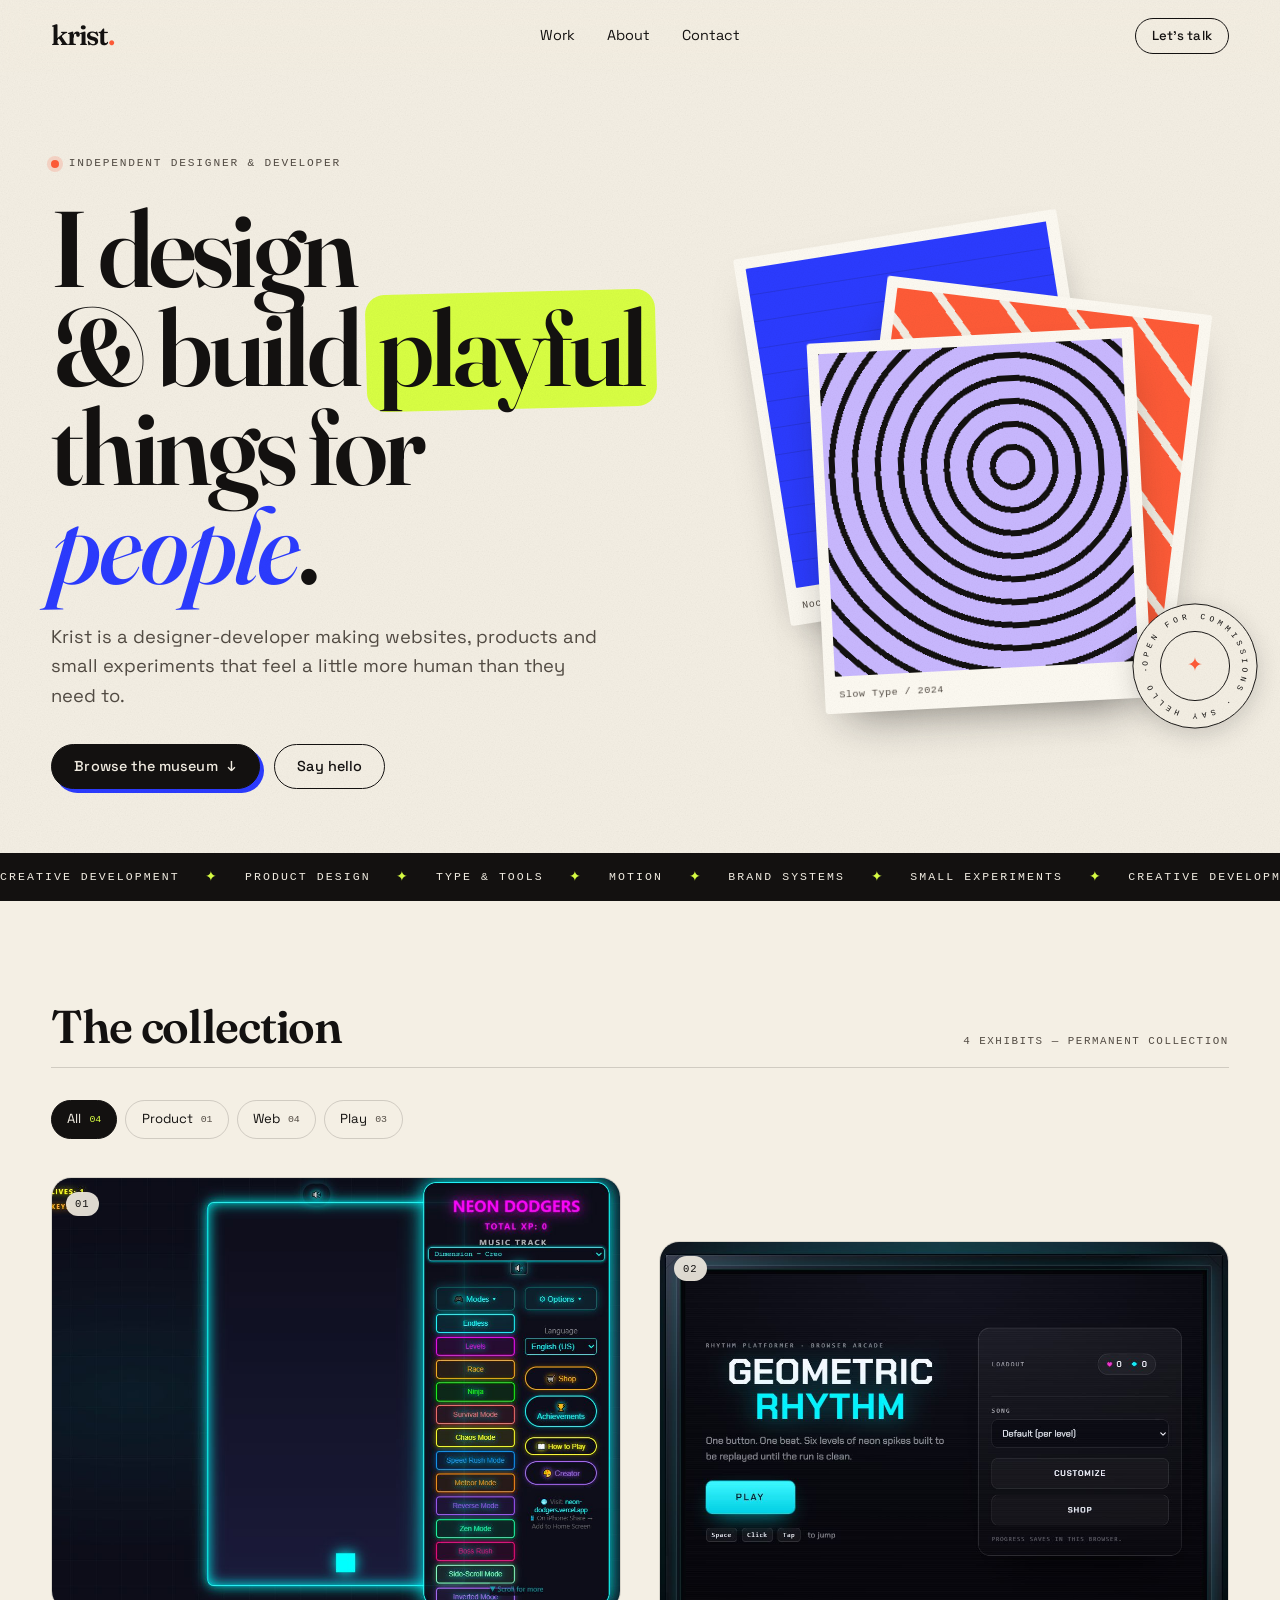
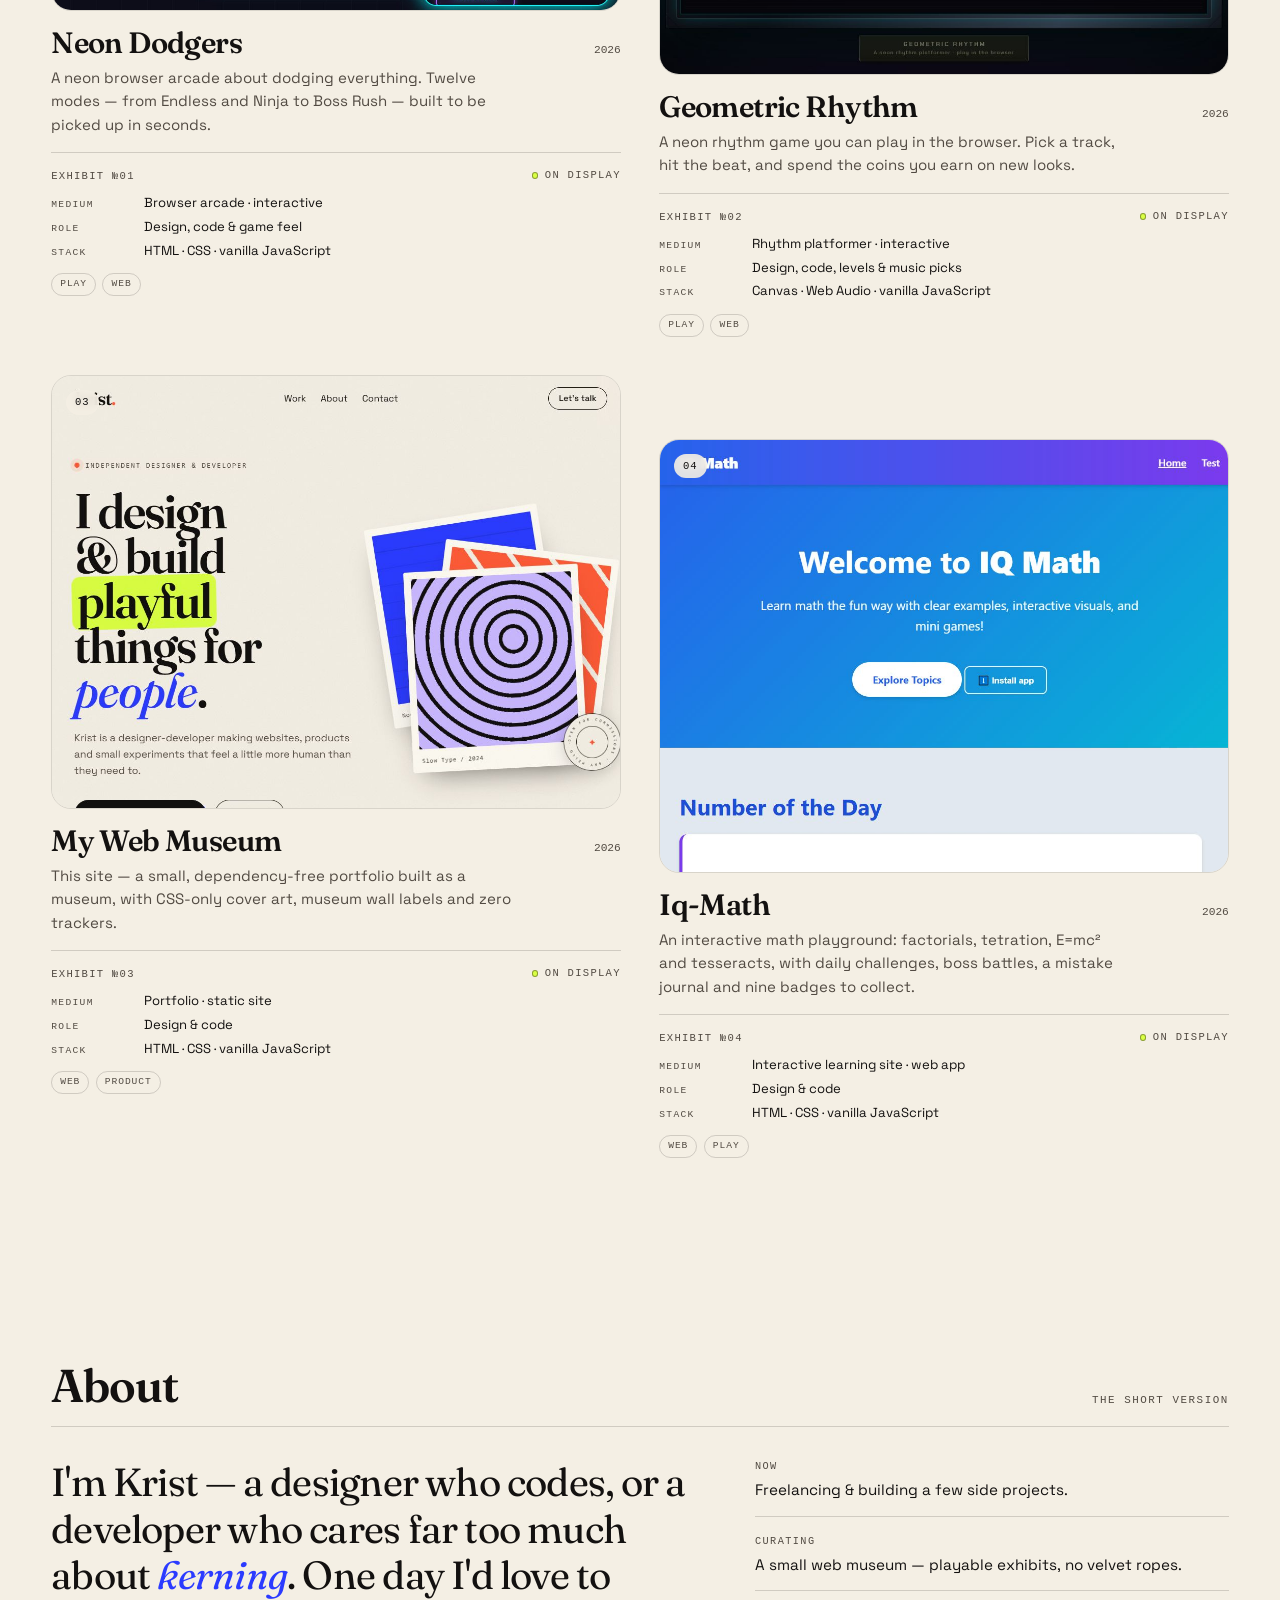
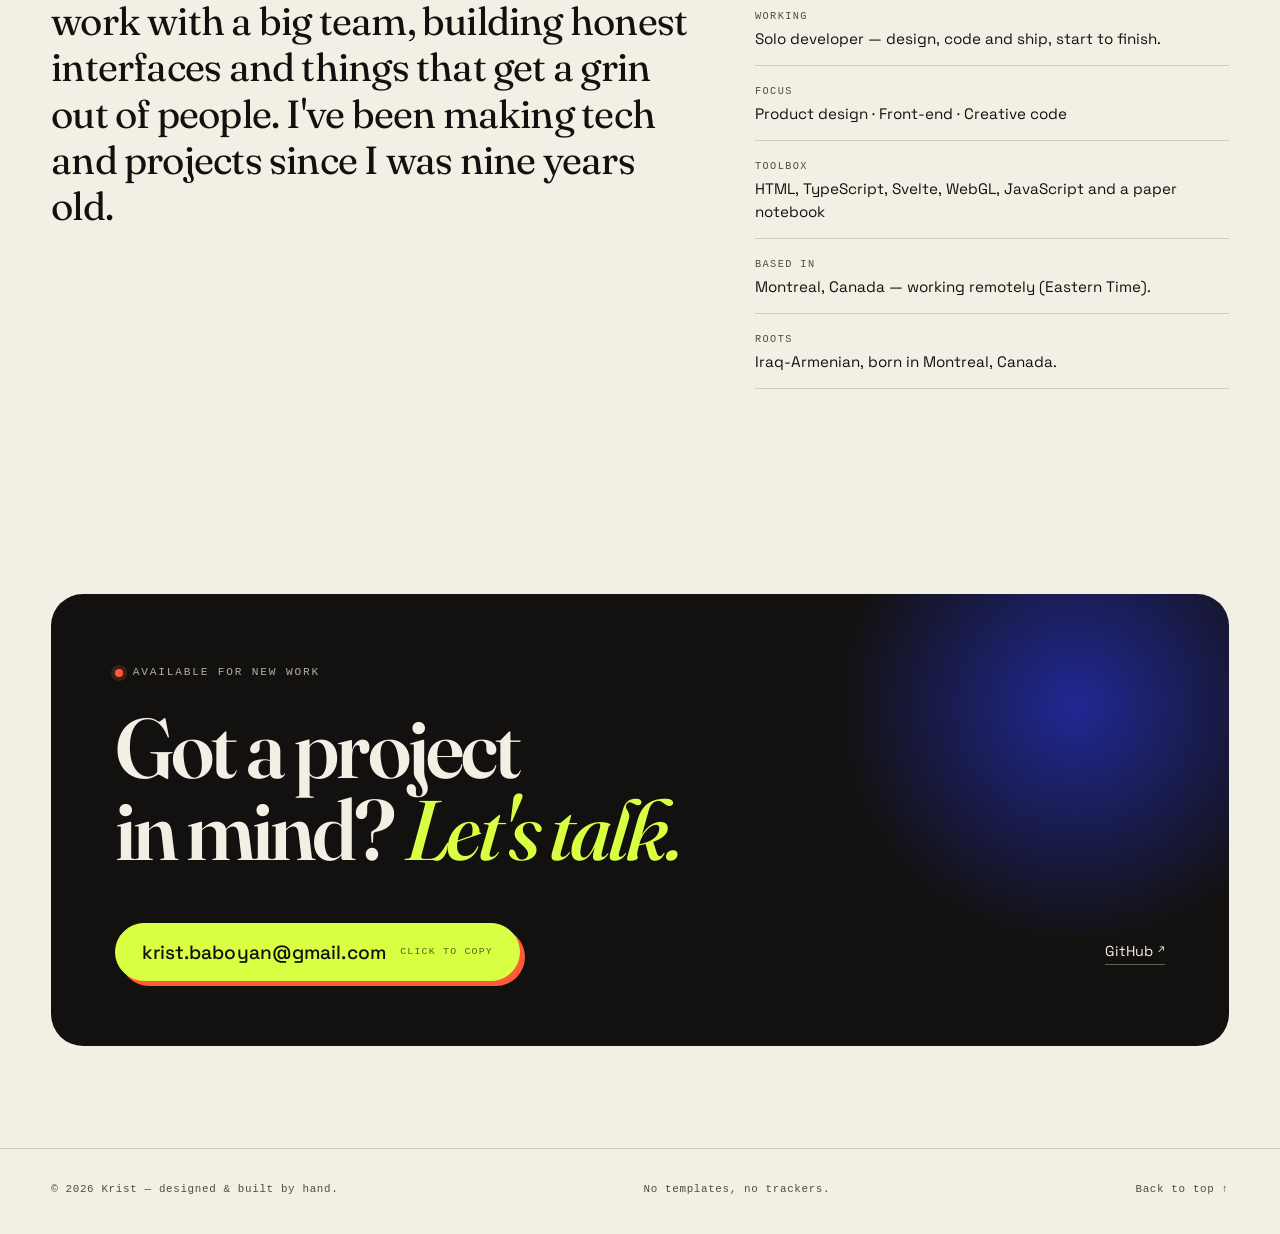
<file: index.html>
<!doctype html>
<html lang="en">
<head>
  <meta charset="utf-8">
  <meta name="viewport" content="width=device-width, initial-scale=1">
  <title>Krist — Designer &amp; Developer</title>
  <meta name="description" content="Krist is a designer and developer building playful websites, products and small experiments for the curious web.">
  <meta name="theme-color" content="#F4EFE4">

  <meta property="og:type" content="website">
  <meta property="og:title" content="Krist — Designer &amp; Developer">
  <meta property="og:description" content="Playful websites, products and small experiments for the curious web.">
  <meta property="og:url" content="https://krist-web-museum.vercel.app/">
  <meta property="og:image" content="https://krist-web-museum.vercel.app/images/museum.jpg">
  <meta property="og:image:width" content="1280">
  <meta property="og:image:height" content="720">
  <meta name="twitter:card" content="summary_large_image">
  <meta name="twitter:image" content="https://krist-web-museum.vercel.app/images/museum.jpg">

  <script>document.documentElement.classList.add("js");</script>

  <link rel="icon" href="favicon.svg" type="image/svg+xml">
  <link rel="manifest" href="manifest.webmanifest">
  <link rel="apple-touch-icon" href="icon-192.png">
  <meta name="apple-mobile-web-app-capable" content="yes">
  <meta name="apple-mobile-web-app-status-bar-style" content="default">
  <link rel="preconnect" href="https://fonts.googleapis.com">
  <link rel="preconnect" href="https://fonts.gstatic.com" crossorigin>
  <link href="https://fonts.googleapis.com/css2?family=Fraunces:ital,opsz,wght@0,9..144,300..900;1,9..144,300..900&family=Space+Grotesk:wght@300..700&display=swap" rel="stylesheet">
  <link rel="stylesheet" href="styles.css">
</head>
<body id="top">

  <div class="grain" aria-hidden="true"></div>
  <div class="progress" aria-hidden="true"><span id="progressBar"></span></div>

  <a class="skip-link" href="#work">Skip to work</a>

  <header class="site-header" id="siteHeader">
    <a class="brand" href="#top" aria-label="Krist, back to top">krist<span>.</span></a>
    <nav class="site-nav" aria-label="Primary">
      <a href="#work">Work</a>
      <a href="#about">About</a>
      <a href="#contact">Contact</a>
    </nav>
    <a class="btn btn--sm header-cta" href="#contact">Let's talk</a>
  </header>

  <main>

    <!-- ============ HERO ============ -->
    <section class="hero" aria-labelledby="heroTitle">
      <div class="hero__copy">
        <p class="eyebrow"><span class="dot" aria-hidden="true"></span>Independent designer &amp; developer</p>

        <h1 class="hero__title" id="heroTitle">
          I design<br>
          &amp; build <span class="mark">playful</span><br>
          things for <em>people</em>.
        </h1>

        <p class="lede">
          Krist is a designer-developer making websites, products and small
          experiments that feel a little more human than they need to.
        </p>

        <div class="hero__actions">
          <a class="btn btn--primary magnet" href="#work">
            Browse the museum <span class="btn__arrow" aria-hidden="true">↓</span>
          </a>
          <a class="btn btn--ghost magnet" href="#contact">Say hello</a>
        </div>
      </div>

      <div class="hero__art" aria-hidden="true">
        <div class="stack">
          <figure class="polaroid p1">
            <div class="polaroid__img"><div class="art art--1" style="--a:#2B3BFF;--b:#D9FF43"></div></div>
            <figcaption>Nocturne / 2026</figcaption>
          </figure>
          <figure class="polaroid p2">
            <div class="polaroid__img"><div class="art art--2" style="--a:#FF5B37;--b:#F4EFE4"></div></div>
            <figcaption>Paper Trail / 2025</figcaption>
          </figure>
          <figure class="polaroid p3">
            <div class="polaroid__img"><div class="art art--4" style="--a:#C9B8FF;--b:#131110"></div></div>
            <figcaption>Slow Type / 2024</figcaption>
          </figure>
        </div>

        <div class="badge">
          <svg viewBox="0 0 200 200" role="presentation">
            <defs>
              <path id="badgePath" d="M100,100 m-74,0 a74,74 0 1,1 148,0 a74,74 0 1,1 -148,0"></path>
            </defs>
            <circle cx="100" cy="100" r="97" fill="#f4efe4" stroke="#131110" stroke-width="1.5"></circle>
            <text>
              <textPath href="#badgePath" startOffset="0" textLength="464" lengthAdjust="spacing">Open for commissions · Say hello ·</textPath>
            </text>
            <circle cx="100" cy="100" r="54" fill="none" stroke="currentColor" stroke-width="1.5"></circle>
            <text class="badge__star" x="100" y="100" text-anchor="middle" dominant-baseline="central">✦</text>
          </svg>
        </div>
      </div>
    </section>

    <!-- ============ MARQUEE ============ -->
    <div class="marquee" aria-hidden="true">
      <div class="marquee__track">
        <div class="marquee__group">
          <span>Creative development</span><i>✦</i>
          <span>Product design</span><i>✦</i>
          <span>Type &amp; tools</span><i>✦</i>
          <span>Motion</span><i>✦</i>
          <span>Brand systems</span><i>✦</i>
          <span>Small experiments</span><i>✦</i>
        </div>
        <div class="marquee__group">
          <span>Creative development</span><i>✦</i>
          <span>Product design</span><i>✦</i>
          <span>Type &amp; tools</span><i>✦</i>
          <span>Motion</span><i>✦</i>
          <span>Brand systems</span><i>✦</i>
          <span>Small experiments</span><i>✦</i>
        </div>
      </div>
    </div>

    <!-- ============ WORK ============ -->
    <section class="section work" id="work" aria-labelledby="workTitle">
      <div class="section-head" data-reveal>
        <h2 class="section-title" id="workTitle">The collection</h2>
        <p class="section-note" id="workNote">Exhibits — permanent collection</p>
      </div>

      <div class="filters" role="group" aria-label="Filter projects by type" data-reveal>
        <button class="chip is-active" type="button" data-filter="all" aria-pressed="true">
          All <span data-count="all">06</span>
        </button>
        <button class="chip" type="button" data-filter="product" aria-pressed="false">
          Product <span data-count="product">00</span>
        </button>
        <button class="chip" type="button" data-filter="web" aria-pressed="false">
          Web <span data-count="web">00</span>
        </button>
        <button class="chip" type="button" data-filter="type" aria-pressed="false">
          Type <span data-count="type">00</span>
        </button>
        <button class="chip" type="button" data-filter="play" aria-pressed="false">
          Play <span data-count="play">00</span>
        </button>
      </div>

      <div class="grid" id="projectGrid"></div>
      <p class="grid-empty" id="gridEmpty" hidden>Nothing here yet — try another filter.</p>
    </section>

    <!-- ============ ABOUT ============ -->
    <section class="section about" id="about" aria-labelledby="aboutTitle">
      <div class="section-head" data-reveal>
        <h2 class="section-title" id="aboutTitle">About</h2>
        <p class="section-note">The short version</p>
      </div>

      <div class="about__grid">
        <p class="about__statement" data-reveal>
          I'm Krist — a designer who codes, or a developer who cares far too much
          about <em>kerning</em>. One day I'd love to work with a big team,
          building honest interfaces and things that get a grin out of people.
          I've been making tech and projects since I was nine years old.
        </p>

        <dl class="facts" data-reveal>
          <div>
            <dt>Now</dt>
            <dd>Freelancing &amp; building a few side projects.</dd>
          </div>
          <div>
            <dt>Curating</dt>
            <dd>A small web museum — playable exhibits, no velvet ropes.</dd>
          </div>
          <div>
            <dt>Working</dt>
            <dd>Solo developer — design, code and ship, start to finish.</dd>
          </div>
          <div>
            <dt>Focus</dt>
            <dd>Product design · Front-end · Creative code</dd>
          </div>
          <div>
            <dt>Toolbox</dt>
            <dd>HTML, TypeScript, Svelte, WebGL, JavaScript and a paper notebook</dd>
          </div>
          <div>
            <dt>Based in</dt>
            <dd>Montreal, Canada — working remotely (Eastern Time).</dd>
          </div>
          <div>
            <dt>Roots</dt>
            <dd>Iraq-Armenian, born in Montreal, Canada.</dd>
          </div>
        </dl>
      </div>
    </section>

    <!-- ============ CONTACT ============ -->
    <section class="section contact-wrap" id="contact" aria-labelledby="contactTitle">
      <div class="contact" data-reveal>
        <p class="eyebrow eyebrow--light"><span class="dot" aria-hidden="true"></span>Available for new work</p>

        <h2 class="contact__title" id="contactTitle">
          Got a project<br>in mind? <em>Let's talk.</em>
        </h2>

        <div class="contact__row">
          <button class="btn btn--lime btn--big magnet" type="button" id="copyEmail" data-email-parts="moc.liamg@nayobab.tsirk">
            <span id="emailText">Email me</span>
            <span class="btn__tag">Click to copy</span>
          </button>

          <ul class="socials">
            <li><a href="https://github.com/kristb98" target="_blank" rel="noopener noreferrer">GitHub <span aria-hidden="true">↗</span></a></li>
          </ul>
        </div>
      </div>
    </section>

  </main>

  <footer class="site-footer">
    <p>© <span id="year">2026</span> Krist — designed &amp; built by hand.</p>
    <p class="footer-note">No templates, no trackers.</p>
    <a class="to-top" href="#top">Back to top <span aria-hidden="true">↑</span></a>
  </footer>

  <div class="toast" id="toast" role="status" aria-live="polite"></div>

  <script src="projects.js"></script>
  <script src="app.js"></script>
</body>
</html>
</file>
<file: styles.css>
/* ==========================================================================
   Krist — portfolio
   1. Tokens & reset
   2. Base elements
   3. Header
   4. Buttons
   5. Hero
   6. Marquee
   7. Section shell
   8. Work grid & cards
   9. Cover art (CSS-only)
   10. About
   11. Contact
   12. Footer
   13. Toast, progress, grain
   14. Motion & reduced-motion
   ========================================================================== */

/* ============ 1. Tokens & reset ============ */
:root {
  --paper: #f4efe4;
  --paper-soft: #ede6d6;
  --ink: #131110;
  --ink-soft: #524b43;
  --line: rgba(19, 17, 16, 0.16);
  --lime: #d9ff43;
  --coral: #ff5b37;
  --cobalt: #2b3bff;
  --lilac: #c9b8ff;
  --pink: #ffb7d5;

  --font-display: "Fraunces", "Iowan Old Style", "Palatino Linotype", Georgia, serif;
  --font-sans: "Space Grotesk", ui-sans-serif, system-ui, -apple-system, "Segoe UI", sans-serif;
  --font-mono: ui-monospace, "SFMono-Regular", "SF Mono", Menlo, Consolas, monospace;

  --radius: 20px;
  --maxw: 1280px;
  --gutter: clamp(1.1rem, 4vw, 3.25rem);
  --ease: cubic-bezier(0.22, 0.7, 0.2, 1);
}

*,
*::before,
*::after { box-sizing: border-box; }

html { -webkit-text-size-adjust: 100%; scroll-behavior: smooth; }

body,
h1, h2, h3, p, figure, figcaption, dl, dd, ul {
  margin: 0;
}

ul { padding: 0; list-style: none; }

img, svg { display: block; max-width: 100%; }

[hidden] { display: none !important; }

a { color: inherit; text-decoration: none; }

button {
  font: inherit;
  color: inherit;
  background: none;
  border: 0;
  cursor: pointer;
}

::selection {
  background: var(--lime);
  color: var(--ink);
}

/* ============ 2. Base ============ */
body {
  background: var(--paper);
  color: var(--ink);
  font-family: var(--font-sans);
  font-size: clamp(1rem, 0.96rem + 0.15vw, 1.0625rem);
  line-height: 1.55;
  font-weight: 400;
  overflow-x: hidden;
  -webkit-font-smoothing: antialiased;
  text-rendering: optimizeLegibility;
}

:focus-visible {
  outline: 2px solid var(--cobalt);
  outline-offset: 3px;
  border-radius: 4px;
}

.skip-link {
  position: fixed;
  top: 0.75rem;
  left: 0.75rem;
  z-index: 200;
  padding: 0.7rem 1rem;
  border-radius: 999px;
  background: var(--ink);
  color: var(--paper);
  font-size: 0.85rem;
  transform: translateY(-160%);
  transition: transform 0.3s var(--ease);
}
.skip-link:focus-visible { transform: none; }

/* ============ 3. Header ============ */
.site-header {
  position: sticky;
  top: 0;
  z-index: 60;
  display: grid;
  grid-template-columns: 1fr auto 1fr;
  align-items: center;
  gap: 1rem;
  padding: 1.1rem var(--gutter);
  background: rgba(244, 239, 228, 0.72);
  -webkit-backdrop-filter: blur(14px) saturate(1.25);
  backdrop-filter: blur(14px) saturate(1.25);
  border-bottom: 1px solid transparent;
  transition: padding 0.35s var(--ease), border-color 0.35s var(--ease), background 0.35s var(--ease);
}

.site-header.is-stuck {
  padding-block: 0.6rem;
  border-bottom-color: var(--line);
  background: rgba(244, 239, 228, 0.9);
}

.brand {
  justify-self: start;
  font-family: var(--font-display);
  font-size: 1.75rem;
  font-weight: 600;
  letter-spacing: -0.045em;
  line-height: 1;
  transition: transform 0.35s var(--ease);
}
.brand:hover { transform: rotate(-2deg); }
.brand span { color: var(--coral); }

.site-nav {
  display: flex;
  justify-self: center;
  gap: clamp(1rem, 2.5vw, 2.25rem);
  font-size: 0.9rem;
}

.site-nav a {
  position: relative;
  padding-block: 0.25rem;
}
.site-nav a::after {
  content: "";
  position: absolute;
  left: 0;
  bottom: 0;
  width: 100%;
  height: 1.5px;
  background: currentColor;
  transform: scaleX(0);
  transform-origin: left;
  transition: transform 0.4s var(--ease);
}
.site-nav a:hover::after,
.site-nav a:focus-visible::after { transform: scaleX(1); }

.header-cta { justify-self: end; }

/* ============ 4. Buttons ============ */
.btn {
  display: inline-flex;
  align-items: center;
  gap: 0.6rem;
  padding: 0.85rem 1.4rem;
  border-radius: 999px;
  border: 1px solid var(--ink);
  font-size: 0.9rem;
  font-weight: 500;
  letter-spacing: 0.005em;
  line-height: 1.1;
  white-space: nowrap;
  transition: transform 0.4s var(--ease), background 0.3s var(--ease),
              color 0.3s var(--ease), box-shadow 0.4s var(--ease);
  will-change: transform;
}

.btn--sm { padding: 0.6rem 1rem; font-size: 0.82rem; }

.btn--primary {
  background: var(--ink);
  color: var(--paper);
  box-shadow: 4px 4px 0 var(--cobalt);
}
.btn--primary:hover {
  box-shadow: 7px 7px 0 var(--cobalt);
}

.btn--ghost { background: transparent; color: var(--ink); }
.btn--ghost:hover { background: var(--lime); }

.btn--lime {
  background: var(--lime);
  color: var(--ink);
  border-color: var(--lime);
  box-shadow: 5px 5px 0 var(--coral);
}
.btn--lime:hover { box-shadow: 9px 9px 0 var(--coral); }

.btn--big {
  padding: 1.1rem 1.6rem;
  font-size: clamp(1rem, 1.8vw, 1.2rem);
  gap: 0.9rem;
}

.btn__tag {
  font-family: var(--font-mono);
  font-size: 0.62rem;
  letter-spacing: 0.12em;
  text-transform: uppercase;
  opacity: 0.65;
}

.btn__arrow { transition: transform 0.4s var(--ease); }
.btn:hover .btn__arrow { transform: translateY(3px); }

/* ============ 5. Hero ============ */
.hero {
  position: relative;
  max-width: var(--maxw);
  margin-inline: auto;
  padding: clamp(2.5rem, 6vw, 5.5rem) var(--gutter) clamp(2.5rem, 5vw, 4.5rem);
  display: grid;
  grid-template-columns: minmax(0, 1.1fr) minmax(0, 0.9fr);
  align-items: center;
  gap: clamp(2rem, 4vw, 4rem);
  min-height: min(84vh, 880px);
}

.eyebrow {
  display: inline-flex;
  align-items: center;
  gap: 0.6rem;
  font-family: var(--font-mono);
  font-size: 0.7rem;
  text-transform: uppercase;
  letter-spacing: 0.16em;
  color: var(--ink-soft);
}

.eyebrow .dot {
  width: 0.5rem;
  height: 0.5rem;
  border-radius: 50%;
  background: var(--coral);
  box-shadow: 0 0 0 4px rgba(255, 91, 55, 0.18);
  animation: pulse 2.6s ease-in-out infinite;
}

.hero__title {
  position: relative;
  isolation: isolate;
  margin-top: 1.5rem;
  font-family: var(--font-display);
  font-weight: 600;
  font-size: clamp(3rem, 8.4vw, 6.9rem);
  line-height: 0.92;
  letter-spacing: -0.035em;
}

.hero__title em {
  font-style: italic;
  font-weight: 500;
  color: var(--cobalt);
  letter-spacing: -0.02em;
}

.mark {
  position: relative;
  white-space: nowrap;
  padding-inline: 0.06em;
}
.mark::before {
  content: "";
  position: absolute;
  inset: 0.1em -0.05em 0.04em;
  z-index: -1;
  background: var(--lime);
  border-radius: 0.18em;
  transform: rotate(-1.4deg);
}

.lede {
  max-width: 46ch;
  margin-top: 1.7rem;
  color: var(--ink-soft);
  font-size: clamp(1rem, 1.5vw, 1.15rem);
  line-height: 1.6;
}

.hero__actions {
  display: flex;
  flex-wrap: wrap;
  gap: 0.9rem;
  margin-top: 2.1rem;
}

/* --- Polaroid stack --- */
.hero__art {
  position: relative;
  display: grid;
  place-items: center;
  min-height: clamp(280px, 40vw, 520px);
}

.stack {
  position: relative;
  width: min(100%, 430px);
  aspect-ratio: 1 / 1.1;
}

.polaroid {
  position: absolute;
  width: 76%;
  padding: 0.7rem 0.7rem 2.3rem;
  background: #fdfaf2;
  border-radius: 3px;
  box-shadow: 0 22px 45px -22px rgba(19, 17, 16, 0.55);
  transition: transform 0.7s var(--ease);
}

.polaroid__img {
  position: relative;
  aspect-ratio: 1 / 1.06;
  overflow: hidden;
  border-radius: 1px;
}

.polaroid figcaption {
  position: absolute;
  left: 0.9rem;
  bottom: 0.65rem;
  font-family: var(--font-mono);
  font-size: 0.62rem;
  letter-spacing: 0.06em;
  color: var(--ink-soft);
}

.p1 { top: 0; left: 0; transform: rotate(-9deg); }
.p2 { top: 13%; right: 0; transform: rotate(7deg); z-index: 2; }
.p3 { bottom: 0; left: 13%; transform: rotate(-3deg); z-index: 3; }

.stack:hover .p1 { transform: rotate(-14deg) translate(-5%, -3%); }
.stack:hover .p2 { transform: rotate(11deg) translate(5%, -2%); }
.stack:hover .p3 { transform: rotate(-1deg) translate(-1%, 4%); }

/* --- Rotating badge --- */
.badge {
  position: absolute;
  right: -6%;
  bottom: -1%;
  width: clamp(92px, 10vw, 132px);
  aspect-ratio: 1;
  z-index: 5;
  animation: spin 24s linear infinite;
  filter: drop-shadow(0 6px 12px rgba(19, 17, 16, 0.18));
}

.badge svg { width: 100%; height: 100%; }

.badge text {
  font-family: var(--font-mono);
  font-size: 12.5px;
  letter-spacing: 2.1px;
  text-transform: uppercase;
  fill: var(--ink);
}.badge .badge__star {
  font-size: 30px;
  letter-spacing: 0;
  fill: var(--coral);
}

/* ============ 6. Marquee ============ */
.marquee {
  overflow: hidden;
  padding-block: 0.8rem;
  background: var(--ink);
  color: var(--paper);
  border-block: 1px solid var(--ink);
}

.marquee__track {
  display: flex;
  width: max-content;
  animation: marquee 34s linear infinite;
}
.marquee:hover .marquee__track { animation-play-state: paused; }

.marquee__group {
  display: flex;
  align-items: center;
  gap: 1.6rem;
  padding-right: 1.6rem;
  font-family: var(--font-mono);
  font-size: 0.72rem;
  letter-spacing: 0.18em;
  text-transform: uppercase;
  white-space: nowrap;
}

.marquee__group i {
  font-style: normal;
  color: var(--lime);
  font-size: 0.85rem;
}

/* ============ 7. Section shell ============ */
.section {
  max-width: var(--maxw);
  margin-inline: auto;
  padding: clamp(3.5rem, 8vw, 7rem) var(--gutter);
  scroll-margin-top: 84px;
}

.section-head {
  display: flex;
  align-items: flex-end;
  justify-content: space-between;
  gap: 2rem;
  padding-bottom: 1.1rem;
  margin-bottom: 2rem;
  border-bottom: 1px solid var(--line);
}

.section-title {
  font-family: var(--font-display);
  font-size: clamp(1.9rem, 3.6vw, 2.9rem);
  font-weight: 600;
  letter-spacing: -0.025em;
  line-height: 1;
}

.section-note {
  font-family: var(--font-mono);
  font-size: 0.68rem;
  letter-spacing: 0.14em;
  text-transform: uppercase;
  color: var(--ink-soft);
  text-align: right;
}

/* ============ 8. Filters & grid ============ */
.filters {
  display: flex;
  flex-wrap: wrap;
  gap: 0.5rem;
  margin-bottom: clamp(1.75rem, 3vw, 2.75rem);
}

.chip {
  display: inline-flex;
  align-items: center;
  gap: 0.5rem;
  padding: 0.5rem 0.95rem;
  border: 1px solid var(--line);
  border-radius: 999px;
  font-size: 0.82rem;
  background: transparent;
  transition: background 0.3s var(--ease), color 0.3s var(--ease),
              border-color 0.3s var(--ease), transform 0.3s var(--ease);
}

.chip span {
  font-family: var(--font-mono);
  font-size: 0.62rem;
  color: var(--ink-soft);
  transition: color 0.3s var(--ease);
}

.chip:hover { border-color: var(--ink); transform: translateY(-1px); }

.chip.is-active {
  background: var(--ink);
  border-color: var(--ink);
  color: var(--paper);
}
.chip.is-active span { color: var(--lime); }

.grid {
  display: grid;
  grid-template-columns: repeat(2, minmax(0, 1fr));
  gap: clamp(1.4rem, 3vw, 2.6rem) clamp(1.2rem, 3vw, 2.4rem);
  align-items: start;
}

.card {
  transition: opacity 0.8s var(--ease), transform 0.8s var(--ease);
  transition-delay: calc(var(--i, 0) * 70ms);
}
.js .card {
  opacity: 0;
  transform: translateY(28px);
}
.js .card.is-visible { opacity: 1; transform: none; }
.card.is-hidden { display: none; }

.card__link {
  display: block;
  transition: transform 0.5s var(--ease);
}
.card__link:hover { transform: translateY(-6px); }

.card__cover {
  position: relative;
  aspect-ratio: 4 / 3.05;
  overflow: hidden;
  border-radius: var(--radius);
  border: 1px solid rgba(19, 17, 16, 0.12);
  box-shadow: inset 0 0 0 1px rgba(255, 255, 255, 0.14);
  isolation: isolate;
}

.card__img {
  position: absolute;
  inset: 0;
  width: 100%;
  height: 100%;
  object-fit: cover;
  transition: transform 0.9s var(--ease);
}

.card__index {
  position: absolute;
  top: 0.85rem;
  left: 0.85rem;
  z-index: 2;
  padding: 0.26rem 0.55rem;
  border-radius: 999px;
  background: rgba(244, 239, 228, 0.9);
  font-family: var(--font-mono);
  font-size: 0.66rem;
  letter-spacing: 0.1em;
  color: var(--ink);
  -webkit-backdrop-filter: blur(4px);
  backdrop-filter: blur(4px);
}

.card__open {
  position: absolute;
  right: 0.85rem;
  bottom: 0.85rem;
  z-index: 2;
  display: inline-flex;
  align-items: center;
  gap: 0.35rem;
  padding: 0.42rem 0.8rem;
  border-radius: 999px;
  background: var(--paper);
  color: var(--ink);
  font-size: 0.76rem;
  opacity: 0;
  transform: translateY(8px) rotate(-4deg);
  transition: opacity 0.4s var(--ease), transform 0.4s var(--ease);
}

.card__link:hover .card__open,
.card__link:focus-visible .card__open {
  opacity: 1;
  transform: none;
}

.card__link:hover .card__cover .art,
.card__link:hover .card__cover .card__img {
  transform: scale(1.05) rotate(0.6deg);
}

.card__meta {
  display: flex;
  align-items: baseline;
  justify-content: space-between;
  gap: 1rem;
  margin-top: 1.05rem;
}

.card__title {
  font-family: var(--font-display);
  font-size: clamp(1.35rem, 2.3vw, 1.85rem);
  font-weight: 600;
  letter-spacing: -0.02em;
  line-height: 1.05;
}

.card__year {
  font-family: var(--font-mono);
  font-size: 0.7rem;
  color: var(--ink-soft);
  flex-shrink: 0;
}

.card__blurb {
  margin-top: 0.4rem;
  max-width: 46ch;
  color: var(--ink-soft);
  font-size: 0.94rem;
  line-height: 1.55;
}

.card__tags {
  display: flex;
  flex-wrap: wrap;
  gap: 0.4rem;
  margin-top: 0.8rem;
}

.card__tags li {
  padding: 0.18rem 0.5rem;
  border: 1px solid var(--line);
  border-radius: 999px;
  font-family: var(--font-mono);
  font-size: 0.6rem;
  letter-spacing: 0.1em;
  text-transform: uppercase;
  color: var(--ink-soft);
}

/* Museum wall label under each exhibit */
.card__plaque {
  margin-top: 1rem;
  padding-top: 0.9rem;
  border-top: 1px solid var(--line);
}

.plaque__head {
  display: flex;
  align-items: baseline;
  justify-content: space-between;
  gap: 0.75rem;
  margin-bottom: 0.6rem;
}

.plaque__no {
  font-family: var(--font-mono);
  font-size: 0.66rem;
  letter-spacing: 0.12em;
  text-transform: uppercase;
  color: var(--ink-soft);
}

.plaque__status {
  display: inline-flex;
  align-items: center;
  gap: 0.4rem;
  font-family: var(--font-mono);
  font-size: 0.66rem;
  letter-spacing: 0.12em;
  text-transform: uppercase;
  color: var(--ink-soft);
  white-space: nowrap;
}

.plaque__status::before {
  content: "";
  width: 0.42rem;
  height: 0.42rem;
  border-radius: 50%;
  background: var(--lime);
  border: 1px solid rgba(19, 17, 16, 0.4);
}

.plaque__rows {
  display: grid;
  gap: 0.32rem;
}

.plaque__rows div {
  display: grid;
  grid-template-columns: 5.2rem 1fr;
  gap: 0.6rem;
  align-items: baseline;
}

.plaque__rows dt {
  font-family: var(--font-mono);
  font-size: 0.6rem;
  letter-spacing: 0.14em;
  text-transform: uppercase;
  color: var(--ink-soft);
}

.plaque__rows dd {
  font-size: 0.82rem;
  line-height: 1.4;
  color: var(--ink);
}

.grid-empty {
  padding: 3rem 0;
  text-align: center;
  color: var(--ink-soft);
  font-family: var(--font-mono);
  font-size: 0.8rem;
  letter-spacing: 0.08em;
}

/* ============ 9. Cover art (CSS-only) ============ */
.art {
  position: absolute;
  inset: 0;
  background-color: var(--a, #c9b8ff);
  transition: transform 0.9s var(--ease);
  will-change: transform;
}

/* sunrise + horizon lines */
.art--1 {
  background-image:
    radial-gradient(circle at 50% 67%, var(--b) 0 25%, transparent 25.4%),
    repeating-linear-gradient(180deg, transparent 0 26px, rgba(0, 0, 0, 0.12) 26px 27px);
}

/* diagonal stripes */
.art--2 {
  background-image: repeating-linear-gradient(
    48deg,
    var(--a) 0 42px,
    var(--b) 42px 50px
  );
}

/* checkerboard */
.art--3 {
  background-image: conic-gradient(
    from 90deg at 50% 50%,
    var(--b) 25%,
    transparent 0 50%,
    var(--b) 0 75%,
    transparent 0
  );
  background-size: 58px 58px;
}

/* concentric rings */
.art--4 {
  background-image: repeating-radial-gradient(
    circle at 62% 38%,
    transparent 0 17px,
    var(--b) 17px 23px
  );
}

/* blob + halftone dots */
.art--5 {
  background-image:
    radial-gradient(ellipse 48% 40% at 34% 68%, var(--b) 0 99%, transparent 100%),
    radial-gradient(rgba(19, 17, 16, 0.28) 1.5px, transparent 1.6px);
  background-size: auto, 18px 18px;
}

/* arc + vertical rules */
.art--6 {
  background-image:
    conic-gradient(from 210deg at 72% 28%, var(--b) 0 22%, transparent 22% 100%),
    repeating-linear-gradient(90deg, transparent 0 34px, rgba(0, 0, 0, 0.13) 34px 35px);
}

/* ============ 10. About ============ */
.about__grid {
  display: grid;
  grid-template-columns: minmax(0, 1.35fr) minmax(0, 1fr);
  gap: clamp(2rem, 5vw, 5rem);
  align-items: start;
}

.about__statement {
  font-family: var(--font-display);
  font-size: clamp(1.45rem, 3.1vw, 2.45rem);
  font-weight: 400;
  line-height: 1.18;
  letter-spacing: -0.02em;
  text-wrap: balance;
}

.about__statement em {
  font-style: italic;
  color: var(--cobalt);
}

.facts { display: grid; gap: 1.1rem; }

.facts div {
  display: grid;
  gap: 0.15rem;
  padding-bottom: 0.9rem;
  border-bottom: 1px solid var(--line);
}

.facts dt {
  font-family: var(--font-mono);
  font-size: 0.64rem;
  letter-spacing: 0.14em;
  text-transform: uppercase;
  color: var(--ink-soft);
}

.facts dd { font-size: 0.95rem; }

/* ============ 11. Contact ============ */
.contact {
  position: relative;
  overflow: hidden;
  padding: clamp(2rem, 5vw, 4.5rem);
  border-radius: 32px;
  background: var(--ink);
  color: var(--paper);
}

.contact::after {
  content: "";
  position: absolute;
  top: -30%;
  right: -8%;
  width: 42%;
  aspect-ratio: 1;
  border-radius: 50%;
  background: radial-gradient(circle, var(--cobalt) 0%, transparent 68%);
  opacity: 0.55;
  pointer-events: none;
}

.eyebrow--light { color: rgba(244, 239, 228, 0.7); }

.contact__title {
  position: relative;
  z-index: 1;
  margin-top: 1.4rem;
  font-family: var(--font-display);
  font-size: clamp(2.4rem, 6.6vw, 5.4rem);
  font-weight: 600;
  line-height: 0.98;
  letter-spacing: -0.035em;
}

.contact__title em {
  font-style: italic;
  font-weight: 500;
  color: var(--lime);
}

.contact__row {
  position: relative;
  z-index: 1;
  display: flex;
  flex-wrap: wrap;
  align-items: center;
  justify-content: space-between;
  gap: 2rem;
  margin-top: clamp(2rem, 4vw, 3.2rem);
}

.socials {
  display: flex;
  flex-wrap: wrap;
  gap: 1.4rem;
  font-size: 0.9rem;
}

.socials a {
  display: inline-flex;
  gap: 0.3rem;
  padding-bottom: 0.15rem;
  border-bottom: 1px solid rgba(244, 239, 228, 0.35);
  transition: border-color 0.3s var(--ease), color 0.3s var(--ease);
}
.socials a:hover {
  border-color: var(--lime);
  color: var(--lime);
}
.socials span { font-size: 0.78em; }

/* ============ 12. Footer ============ */
.site-footer {
  max-width: var(--maxw);
  margin-inline: auto;
  padding: 2rem var(--gutter) 2.5rem;
  display: flex;
  flex-wrap: wrap;
  align-items: center;
  justify-content: space-between;
  gap: 0.75rem 2rem;
  border-top: 1px solid var(--line);
  font-family: var(--font-mono);
  font-size: 0.68rem;
  letter-spacing: 0.06em;
  color: var(--ink-soft);
}

.footer-note { color: var(--ink-soft); }

.to-top {
  transition: color 0.3s var(--ease);
}
.to-top:hover { color: var(--ink); }

/* ============ 13. Toast, progress, grain ============ */
.toast {
  position: fixed;
  left: 50%;
  bottom: 1.5rem;
  z-index: 120;
  padding: 0.7rem 1.15rem;
  border-radius: 999px;
  background: var(--ink);
  color: var(--paper);
  font-size: 0.84rem;
  opacity: 0;
  transform: translate(-50%, 20px);
  pointer-events: none;
  transition: opacity 0.35s var(--ease), transform 0.35s var(--ease);
}
.toast.is-on { opacity: 1; transform: translate(-50%, 0); }

.progress {
  position: fixed;
  top: 0;
  left: 0;
  right: 0;
  height: 3px;
  z-index: 110;
}
.progress span {
  display: block;
  width: 0;
  height: 100%;
  background: var(--cobalt);
  transition: width 0.1s linear;
}

.grain {
  position: fixed;
  inset: 0;
  z-index: 90;
  pointer-events: none;
  opacity: 0.22;
  mix-blend-mode: multiply;
  background-image: url("data:image/svg+xml,%3Csvg xmlns='http://www.w3.org/2000/svg' width='140' height='140'%3E%3Cfilter id='n'%3E%3CfeTurbulence type='fractalNoise' baseFrequency='0.82' numOctaves='3' stitchTiles='stitch'/%3E%3CfeColorMatrix type='saturate' values='0'/%3E%3C/filter%3E%3Crect width='100%25' height='100%25' filter='url(%23n)' opacity='0.5'/%3E%3C/svg%3E");
  background-size: 140px 140px;
}

/* ============ 14. Motion ============ */
@keyframes marquee {
  to { transform: translateX(-50%); }
}

@keyframes spin {
  to { transform: rotate(360deg); }
}

@keyframes pulse {
  0%, 100% { box-shadow: 0 0 0 4px rgba(255, 91, 55, 0.18); }
  50% { box-shadow: 0 0 0 8px rgba(255, 91, 55, 0.06); }
}

[data-reveal] {
  transition: opacity 0.8s var(--ease), transform 0.8s var(--ease);
}
.js [data-reveal] {
  opacity: 0;
  transform: translateY(22px);
}
.js [data-reveal].is-visible {
  opacity: 1;
  transform: none;
}

/* ============ 15. Responsive ============ */
@media (min-width: 860px) {
  .grid > :nth-child(2n) {
    margin-top: clamp(2rem, 5vw, 4.5rem);
  }
}

@media (max-width: 900px) {
  .hero {
    grid-template-columns: 1fr;
    min-height: auto;
    padding-top: clamp(2rem, 6vw, 3.5rem);
  }
  .hero__art {
    order: -1;
    min-height: 0;
    margin-bottom: 1rem;
  }
  .stack { width: min(78%, 340px); }
  .badge { right: 2%; bottom: 0; }
  .about__grid { grid-template-columns: 1fr; }
  .section-head { align-items: flex-start; flex-direction: column; gap: 0.6rem; }
  .section-note { text-align: left; }
  .badge { display: none; }
}

@media (max-width: 859px) {
  .grid { grid-template-columns: 1fr; }
}

@media (max-width: 720px) {
  .site-header { grid-template-columns: 1fr auto; }
  .site-nav { display: none; }
  .header-cta { justify-self: end; }
  .contact__row { align-items: flex-start; flex-direction: column; }
  .site-footer { flex-direction: column; align-items: flex-start; }
}

@media (max-width: 420px) {
  .hero__title { font-size: clamp(2.6rem, 12vw, 3.2rem); }
  .hero__actions .btn { width: 100%; justify-content: center; }
  .btn--big { width: 100%; justify-content: center; flex-wrap: wrap; }
}

/* ============ 16. Reduced motion ============ */
@media (prefers-reduced-motion: reduce) {
  html { scroll-behavior: auto; }

  *,
  *::before,
  *::after {
    animation-duration: 0.001ms !important;
    animation-iteration-count: 1 !important;
    transition-duration: 0.001ms !important;
  }

  .marquee__track { animation: none; }
  .badge { animation: none; }
  .js .card,
  .js [data-reveal] { opacity: 1; transform: none; }
}
</file>
